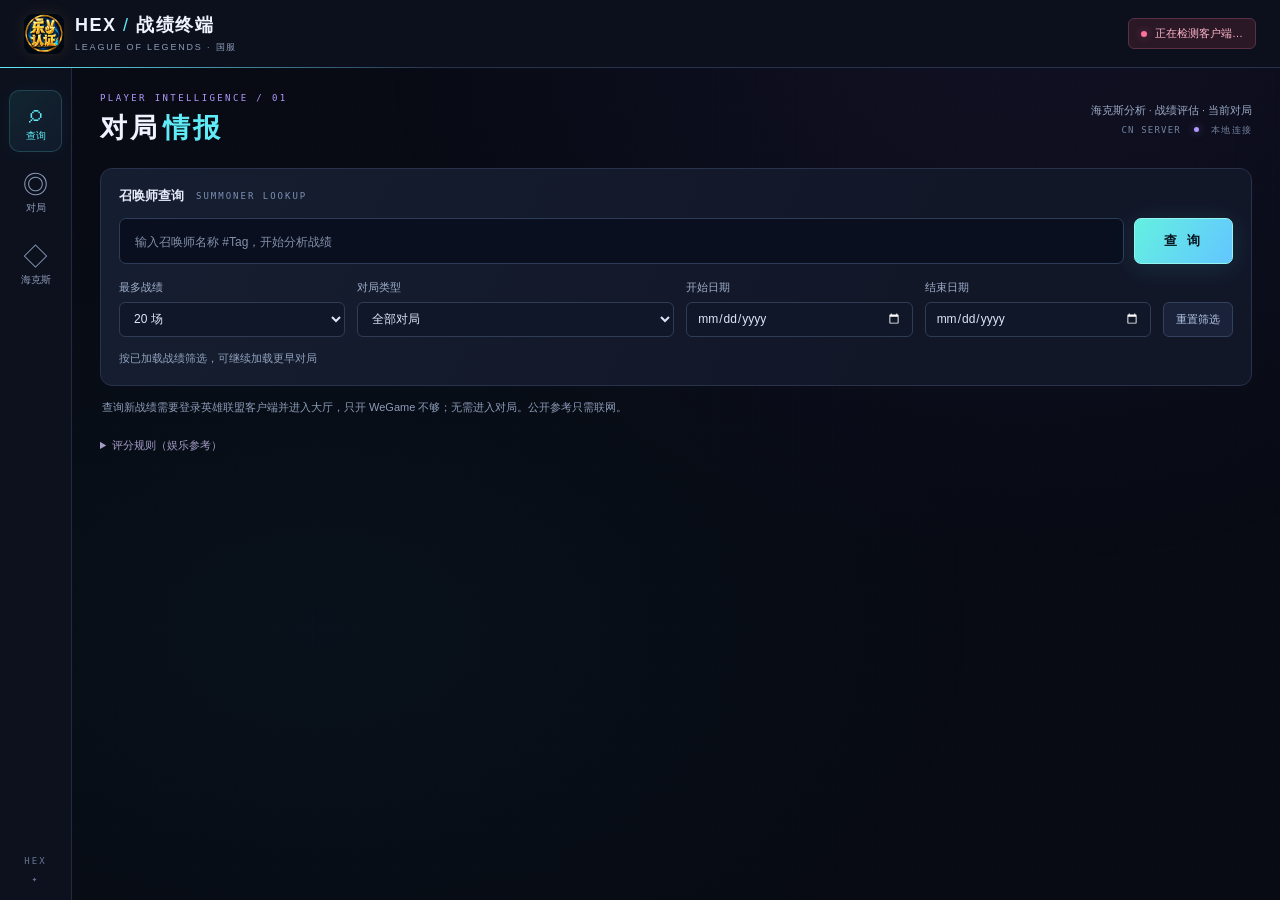
<file: app/ui/index.html>
<!DOCTYPE html>
<html lang="zh-CN">
<head>
<meta charset="utf-8">
<title>英雄联盟国服战绩查询</title>
<link rel="icon" href="app-icon.ico">
<link rel="stylesheet" href="style.css">
</head>
<body>
<header>
  <div class="logo"><img class="app-logo" src="app-icon.png" alt="乐✌认证"><div><b>HEX<span> / </span>战绩终端</b><small>LEAGUE OF LEGENDS · 国服</small></div></div>
  <div id="connBadge" class="badge offline">
    <span class="dot"></span><span id="connText">正在检测客户端…</span>
    <button id="retryBtn" class="mini" hidden>重试</button>
  </div>
</header>

<div class="app-shell">
<nav class="side-rail" aria-label="功能导航">
  <a href="#page-query" class="rail-link active" data-page="query" title="战绩查询"><span>⌕</span><small>查询</small></a>
  <a href="#page-game" class="rail-link" data-page="game" title="当前对局与优选海克斯"><span>◎</span><small>对局</small></a>
  <a href="#page-augment" class="rail-link" data-page="augment" title="海克斯分析"><span>◇</span><small>海克斯</small></a>
  <div class="rail-footer">HEX<br>✦<br><span id="buildTag" title="当前版本"></span></div>
</nav>
<main>
  <div class="page-heading"><div><p class="eyebrow">PLAYER INTELLIGENCE / 01</p><h1>对局<span>情报</span></h1></div><div class="heading-meta">海克斯分析 · 战绩评估 · 当前对局<span>CN SERVER <i></i> 本地连接</span></div></div>

  <section class="page" data-page="game" hidden>
    <details id="currentGame" class="current-game" open>
      <summary><span class="section-symbol">◎</span> 当前对局 <span id="currentState">正在检测…</span></summary>
      <div class="current-toolbar"><p id="currentNote"></p><button id="autoSendBtn" class="ghost">进入游戏自动发送：开</button><button id="sendReviewBtn" class="ghost" title="把本工具对队友近期战绩的快评发进选人/对局聊天">一键发送队友评价</button><button id="refreshCurrent" class="ghost">刷新对局</button></div>
      <div id="currentTeams" class="current-teams"></div>
    </details>
    <section id="augmentPrefs" class="augment-prefs">
      <div class="prefs-head">
        <b><span class="section-symbol">✦</span> 优选海克斯</b>
        <label>英雄 <select id="prefsChampion"><option value="0">请选择英雄</option></select></label>
        <label>添加 <input id="prefsSearch" type="search" placeholder="搜索海克斯名称或 ID" autocomplete="off"></label>
      </div>
      <p id="prefsNote" class="prefs-note"></p>
      <div id="prefsList" class="prefs-list"></div>
      <div id="prefsSuggest" class="prefs-suggest" hidden></div>
    </section>
  </section>

  <section class="page" data-page="query">
    <section id="searchWorkspace" class="query-panel">
      <div class="query-heading"><b>召唤师查询</b><span>SUMMONER LOOKUP</span></div>
      <section class="search-row">
        <input id="queryInput" placeholder="输入召唤师名称 #Tag，开始分析战绩" aria-label="玩家名称和 Tag" autocomplete="off">
        <button id="searchBtn" class="primary">查 询</button>
      </section>
      <section class="filter-row" aria-label="战绩筛选">
        <label>最多战绩 <select id="historyLimit">
          <option value="20">20 场</option>
          <option value="50">50 场</option>
          <option value="100">100 场</option>
          <option value="200">200 场</option>
          <option value="300">300 场</option>
          <option value="500">500 场</option>
        </select></label>
        <label>对局类型 <select id="queueFilter">
          <option value="all">全部对局</option>
          <option value="mayhem">海克斯大乱斗</option>
          <option value="aram">极地大乱斗</option>
          <option value="ranked-solo">排位（单双排）</option>
          <option value="ranked-flex">排位（灵活组排）</option>
          <option value="normal">匹配模式</option>
          <option value="arena">斗魂竞技场</option>
          <option value="urf">无限火力 / 无限乱斗</option>
          <option value="other">其他模式</option>
        </select></label>
        <label>开始日期 <input id="dateFrom" type="date"></label>
        <label>结束日期 <input id="dateTo" type="date"></label>
        <button id="resetFilters" class="ghost">重置筛选</button>
        <span id="filterHint" class="filter-hint">按已加载战绩筛选，可继续加载更早对局</span>
      </section>
    </section>
    <p class="connection-help">查询新战绩需要登录英雄联盟客户端并进入大厅，只开 WeGame 不够；无需进入对局。公开参考只需联网。</p>
    <section id="playerBar" class="player-bar" hidden></section>
    <section id="summaryCards" class="summary" hidden></section>
    <section id="damageSummary" class="damage-summary" hidden>
      <div><b>近期伤害评价</b> <span id="damageVerdict"></span><p id="damageProgress"></p></div>
      <button id="retryDamage" class="ghost" hidden>重试伤害核验</button>
    </section>
    <section id="listHead" class="list-head" hidden>
      <div id="listTitle" class="list-title">战绩</div>
      <div class="list-actions">
        <select id="matchSort" aria-label="战绩排序"><option value="date">最新对局在前</option><option value="score">评分从高到低</option></select>
        <button id="loadMoreBtn" class="ghost">加载更多</button>
        <button id="loadAllBtn" class="ghost">加载至所选上限</button>
        <button id="stopLoadBtn" class="ghost" hidden>停止加载</button>
        <button id="exportBtn" class="ghost">导出 CSV</button>
      </div>
    </section>
    <p id="historyProgress" class="filter-hint" role="status" hidden></p>
    <div id="loadingAll" class="loading-all" hidden>
      <span class="spinner" aria-hidden="true"></span>
      <div class="load-body"><b id="loadingText">正在加载战绩…</b>
        <div class="load-track"><i id="loadingFill"></i></div></div>
    </div>
    <section id="matchList" class="match-list"></section>
    <div id="emptyHint" class="empty" hidden>输入玩家 ID 开始查询</div>
    <details class="rating-rules"><summary>评分规则（娱乐参考）</summary><div id="ratingRules"></div></details>
  </section>

  <section class="page" data-page="augment" hidden>
    <details id="augmentAnalysis" class="analysis-panel" open>
      <summary><span class="section-symbol">◇</span> 海克斯分析 <span>胜率 · 强度参考 · 英雄适配</span></summary>
      <div class="analysis-controls">
        <label>数据 <select id="analysisSource">
          <option value="personal">个人战绩分析</option>
          <option value="public">公开强度 / 英雄适配</option>
        </select></label>
        <label>英雄 <select id="analysisChampion"><option value="0">全部英雄</option></select></label>
        <label>海克斯 <input id="analysisSearch" type="search" placeholder="搜索名称"></label>
        <button id="refreshReference" class="ghost" hidden>刷新公开参考</button>
      </div>
      <p id="analysisNote" class="analysis-note"></p>
      <div id="analysisBody" class="analysis-body"></div>
    </details>
  </section>

  <div id="toast" class="toast" role="status" hidden></div>
</main>
</div>

<div id="detailMask" class="detail-mask" role="dialog" aria-modal="true" aria-labelledby="detailTitle" hidden>
  <div class="detail-panel">
    <div class="detail-kicker">MATCH REPORT <span>对局档案</span></div>
    <div class="detail-head">
      <span id="detailTitle">对局详情</span>
      <select id="detailSort" aria-label="队伍内排序"><option value="default">队伍默认顺序</option><option value="score">队伍内评分从高到低</option></select>
      <button id="detailClose" class="ghost">关闭</button>
    </div>
    <div id="detailBody" class="detail-body">加载中…</div>
  </div>
</div>

<script src="current-game.js"></script>
<script src="ratings.js"></script>
<script src="damage.js"></script>
<script src="analysis.js"></script>
<script src="hero-analysis.js"></script>
<script src="recent-searches.js"></script>
<script src="augment-prefs.js"></script>
<script src="app.js"></script>
</body>
</html>
</file>
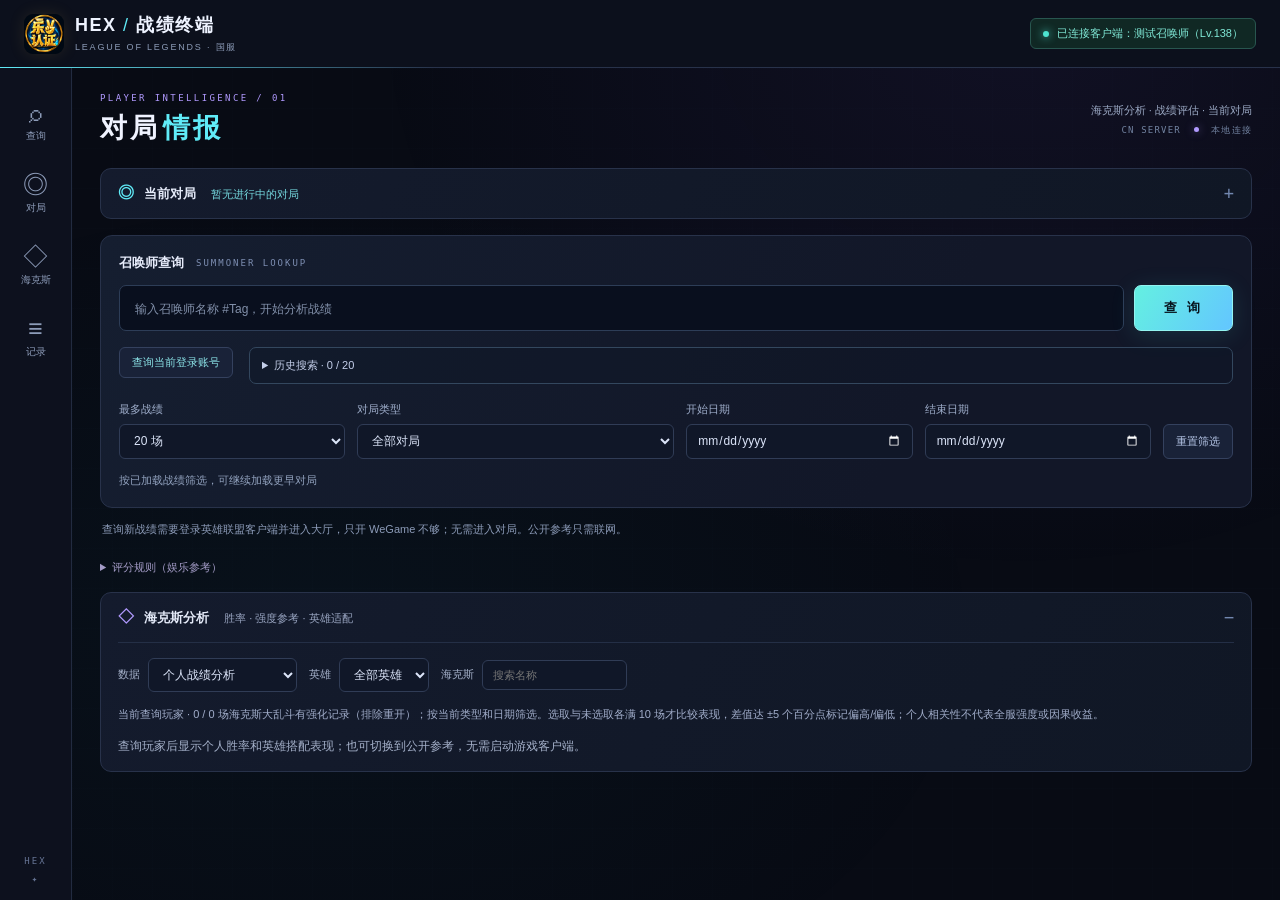
<file: test/mock.html>
<!DOCTYPE html>
<html lang="zh-CN">
<head>
<meta charset="utf-8">
<title>英雄联盟国服战绩查询</title>
<link rel="icon" href="../app/ui/app-icon.ico">
<link rel="stylesheet" href="../app/ui/style.css">
</head>
<body>
<header>
  <div class="logo"><img class="app-logo" src="../app/ui/app-icon.png" alt="乐✌认证"><div><b>HEX<span> / </span>战绩终端</b><small>LEAGUE OF LEGENDS · 国服</small></div></div>
  <div id="connBadge" class="badge offline">
    <span class="dot"></span><span id="connText">正在检测客户端…</span>
    <button id="retryBtn" class="mini" hidden>重试</button>
  </div>
</header>

<div class="app-shell">
<nav class="side-rail" aria-label="功能导航">
  <a href="#searchWorkspace" class="rail-link active" data-panel="searchWorkspace" title="战绩查询"><span>⌕</span><small>查询</small></a>
  <a href="#currentGame" class="rail-link" data-panel="currentGame" title="当前对局"><span>◎</span><small>对局</small></a>
  <a href="#augmentAnalysis" class="rail-link" data-panel="augmentAnalysis" title="海克斯分析"><span>◇</span><small>海克斯</small></a>
  <a href="#matchList" class="rail-link" data-panel="matchList" title="战绩列表"><span>≡</span><small>记录</small></a>
  <div class="rail-footer">HEX<br>✦</div>
</nav>
<main>
  <div class="page-heading"><div><p class="eyebrow">PLAYER INTELLIGENCE / 01</p><h1>对局<span>情报</span></h1></div><div class="heading-meta">海克斯分析 · 战绩评估 · 当前对局<span>CN SERVER <i></i> 本地连接</span></div></div>
  <details id="currentGame" class="current-game">
    <summary><span class="section-symbol">◎</span> 当前对局 <span id="currentState">正在检测…</span></summary>
      <div class="current-toolbar"><p id="currentNote"></p><button id="autoSendBtn" class="ghost">进入游戏自动发送：开</button><button id="sendReviewBtn" class="ghost">一键发送队友评价</button><button id="refreshCurrent" class="ghost">刷新对局</button></div>
    <div id="currentTeams" class="current-teams"></div>
  </details>
  <section id="searchWorkspace" class="query-panel">
  <div class="query-heading"><b>召唤师查询</b><span>SUMMONER LOOKUP</span></div>
  <section class="search-row">
    <input id="queryInput" placeholder="输入召唤师名称 #Tag，开始分析战绩" aria-label="玩家名称和 Tag" autocomplete="off">
    <button id="searchBtn" class="primary">查 询</button>
  </section>

  <section class="filter-row" aria-label="战绩筛选">
    <label>最多战绩 <select id="historyLimit">
      <option value="20">20 场</option>
      <option value="50">50 场</option>
      <option value="100">100 场</option>
      <option value="200">200 场</option>
      <option value="300">300 场</option>
      <option value="500">500 场</option>
    </select></label>
    <label>对局类型 <select id="queueFilter">
      <option value="all">全部对局</option>
      <option value="mayhem">海克斯大乱斗</option>
      <option value="aram">极地大乱斗</option>
      <option value="ranked-solo">排位（单双排）</option>
      <option value="ranked-flex">排位（灵活组排）</option>
      <option value="normal">匹配模式</option>
      <option value="arena">斗魂竞技场</option>
      <option value="urf">无限火力 / 无限乱斗</option>
      <option value="other">其他模式</option>
    </select></label>
    <label>开始日期 <input id="dateFrom" type="date"></label>
    <label>结束日期 <input id="dateTo" type="date"></label>
    <button id="resetFilters" class="ghost">重置筛选</button>
    <span id="filterHint" class="filter-hint">按已加载战绩筛选，可继续加载更早对局</span>
  </section>

  </section>
  <div id="toast" class="toast" role="status" hidden></div>
  <p class="connection-help">查询新战绩需要登录英雄联盟客户端并进入大厅，只开 WeGame 不够；无需进入对局。公开参考只需联网。</p>

  <section id="playerBar" class="player-bar" hidden></section>
  <section id="summaryCards" class="summary" hidden></section>
  <section id="damageSummary" class="damage-summary" hidden>
    <div><b>近期伤害评价</b> <span id="damageVerdict"></span><p id="damageProgress"></p></div>
    <button id="retryDamage" class="ghost" hidden>重试伤害核验</button>
  </section>
  <details class="rating-rules"><summary>评分规则（娱乐参考）</summary><div id="ratingRules"></div></details>

  <details id="augmentAnalysis" class="analysis-panel" open>
    <summary><span class="section-symbol">◇</span> 海克斯分析 <span>胜率 · 强度参考 · 英雄适配</span></summary>
    <div class="analysis-controls">
      <label>数据 <select id="analysisSource">
        <option value="personal">个人战绩分析</option>
        <option value="public">公开强度 / 英雄适配</option>
      </select></label>
      <label>英雄 <select id="analysisChampion"><option value="0">全部英雄</option></select></label>
      <label>海克斯 <input id="analysisSearch" type="search" placeholder="搜索名称"></label>
      <button id="refreshReference" class="ghost" hidden>刷新公开参考</button>
    </div>
    <p id="analysisNote" class="analysis-note"></p>
    <div id="analysisBody" class="analysis-body"></div>
  </details>

  <section id="listHead" class="list-head" hidden>
    <div id="listTitle" class="list-title">战绩</div>
    <div class="list-actions">
      <select id="matchSort" aria-label="战绩排序"><option value="date">最新对局在前</option><option value="score">评分从高到低</option></select>
      <button id="loadMoreBtn" class="ghost">加载更多</button>
      <button id="loadAllBtn" class="ghost">加载至所选上限</button>
      <button id="stopLoadBtn" class="ghost" hidden>停止加载</button>
      <button id="exportBtn" class="ghost">导出 CSV</button>
    </div>
  </section>

  <p id="historyProgress" class="filter-hint" role="status" hidden></p>
  <section id="matchList" class="match-list"></section>
  <div id="loadingAll" class="loading-all" hidden></div>
  <div id="emptyHint" class="empty" hidden>输入玩家 ID 开始查询</div>
</main>
</div>

<div id="detailMask" class="detail-mask" role="dialog" aria-modal="true" aria-labelledby="detailTitle" hidden>
  <div class="detail-panel">
    <div class="detail-kicker">MATCH REPORT <span>对局档案</span></div>
    <div class="detail-head">
      <span id="detailTitle">对局详情</span>
      <select id="detailSort" aria-label="队伍内排序"><option value="default">队伍默认顺序</option><option value="score">队伍内评分从高到低</option></select>
      <button id="detailClose" class="ghost">关闭</button>
    </div>
    <div id="detailBody" class="detail-body">加载中…</div>
  </div>
</div>

<script src="../app/ui/current-game.js"></script>
<script src="../app/ui/ratings.js"></script>
<script src="../app/ui/damage.js"></script>
<script src="../app/ui/analysis.js"></script>
<script src="../app/ui/hero-analysis.js"></script>
<script src="../app/ui/recent-searches.js"></script>
<script>
const mockAugments = [
  {id: 1007, name: '大力', rarity: 'kSilver', icon: 'https://raw.communitydragon.org/latest/plugins/rcp-be-lol-game-data/global/default/assets/ux/cherry/augments/icons/bluntforce_small.png'},
  {id: 1002, name: '尖端发明家', rarity: 'kGold', icon: 'https://raw.communitydragon.org/latest/plugins/rcp-be-lol-game-data/global/default/assets/ux/cherry/augments/icons/apexinventor_small.png'},
  {id: 1006, name: '利刃华尔兹', rarity: 'kPrismatic', icon: 'https://raw.communitydragon.org/latest/plugins/rcp-be-lol-game-data/global/default/assets/ux/cherry/augments/icons/bladewaltz_small.png'},
];
window.pywebview = { api: {
  get_status: async () => ({ok:true, connected:true, me:{name:'测试召唤师', level:138}}),
  search_player: async (q) => ({ok:true, summoner:{puuid:'abc', summonerId:'s1', name:q, friendStatus:'friend', tagLine:'CN1', level:245, iconId:0}}),
  get_search_history: async () => ({ok:true,players:[]}),
  remember_search: async () => ({ok:true,players:[]}),
  remove_search: async () => ({ok:true,players:[]}),
  get_current_game_status: async () => ({ok:true,active:false}),
  get_current_game: async () => ({ok:true,active:false,teams:[]}),
  notify_current_game: async () => ({ok:true}),
  close_game_notice: async () => ({ok:true}),
  notify_tray: async () => ({ok:true}),
  get_matches: async (puuid, beg, count=20) => {
    const heroes = [
      [1,'安妮·黑暗之女','Annie'],[412,'锤石·魂锁典狱长','Thresh'],[238,'亚索·疾风剑豪','Yasuo'],
      [99,'卢锡安·圣枪游侠','Lucian'],[86,'盖伦·德玛西亚之力','Garen']
    ];
    const modes = ['海克斯大乱斗','排位（单双排）','匹配模式','极地大乱斗'];
    const queues = [2400, 420, 430, 450];
    const games = [];
    for (let i = beg; i < Math.min(beg+count, 45); i++) {
      const h = heroes[i % heroes.length], w = i % 3 !== 1;
      games.push({gameId: 1000000+i, queueId: queues[i%4], mode: modes[i%4],
        augmentNames: i%4===0 ? mockAugments : [],
        creation: Date.now() - i*3600*1000*7, durationSec: 1200 + (i%5)*180, win: w, remake: i===7,
        championId: h[0], championName: h[1], avatar: 'https://game.gtimg.cn/images/lol/act/img/champion/' + h[2] + '.png',
        kills: 3+i%9, deaths: 2+i%6, assists: 5+i%12, cs: 150+i*7, gold: 9000+i*300, damage: 15000+i*900, level: 13+i%6});
    }
    games.forEach(g => {
      g.participantId = 1;
      g.ratingParticipants = Array.from({length:10},(_,j)=>({participantId:j+1, teamId:j<5?100:200,
        kills:j===0?g.kills:1,deaths:j===0?g.deaths:5,assists:j===0?g.assists:1,win:j<5?g.win:!g.win}));
    });
    return {ok:true, games, hasMore: beg+count < 45};
  },
  get_damage_evaluations: async (puuid, ids) => ({ok:true, results:ids.map(id=>({gameId:id,
    evaluation:{status:'ok',isTop:(id-1000000)%4===0,rank:(id-1000000)%4===0?1:5,maxDamage:40000,damage:20000,teamShare:30,tied:false,players:10}}))}),
  get_game_detail: async (id) => {
    const mayhem = (id - 1000000) % 4 === 0;
    const myTeam = [['安妮·黑暗之女','Annie'],['亚索·疾风剑豪','Yasuo'],['卢锡安·圣枪游侠','Lucian'],['盖伦·德玛西亚之力','Garen'],['锤石·魂锁典狱长','Thresh']];
    const foeTeam = [['亚托克斯·暗裔剑魔','Aatrox'],['艾翁·铸星龙王','Ivern'],['劫·影流之主','Zed'],['厄运小姐·赏金猎人','MissFortune'],['索拉卡·众星之子','Soraka']];
    const mk = (arr, win, tag) => ({teamId: win?100:200, players: arr.map((h,i)=>({
      participantId: i+(win?1:6), name: tag+i, friendStatus: i===0?'friend':i===1?'self':i===2?'unknown':'not_friend', tagLine: 'CN1', championId: 1, championName: h[0],
      augments: mayhem ? mockAugments : [],
      avatar: 'https://game.gtimg.cn/images/lol/act/img/champion/'+h[1]+'.png',
      kills: 8-i, deaths: 4, assists: 10, cs: 200+i*20, gold: 11000, damage: 22000, level: 16,
      items:[3089,3020,3157,3165,3135,3340],
      itemIcons:[3089,3020,3157,3165,3135,3340].map(x=>'https://game.gtimg.cn/images/lol/act/img/item/'+x+'.png'),
      win: win}))});
    const teams=[mk(myTeam, true, '队友'), mk(foeTeam, false, '对手')];
    return {ok:true, game:{ratingParticipants:teams.flatMap(t=>t.players.map(p=>({...p,teamId:t.teamId}))), gameId:id, mode:mayhem?'海克斯大乱斗':'排位（单双排）', creation: Date.now()-7200000, durationSec: 1836,
      teams}};
  },
  get_champion_map: async () => ({ok:true, count:2, champions:[{id:266,name:'暗裔剑魔·亚托克斯'},{id:103,name:'九尾妖狐·阿狸'}]}),
  get_augment_reference: async (id) => ({ok:true, data:{source:'ARAMGG', sourceUrl:'https://aramgg.com/en/augments',
    patch:'26.17', scope:'演示数据，仅用于界面测试', championId:id, minimumSample:id?255:null,
    fetchedAt:'2026-09-09T00:00:00Z', rows:mockAugments.map(a=>({id:a.id,augment:a,winRate:52.31,tier:'T2',sampleSize:id?1000:null}))}}),
}};
</script>
<script src="../app/ui/app.js"></script>
</body>
</html>
</file>
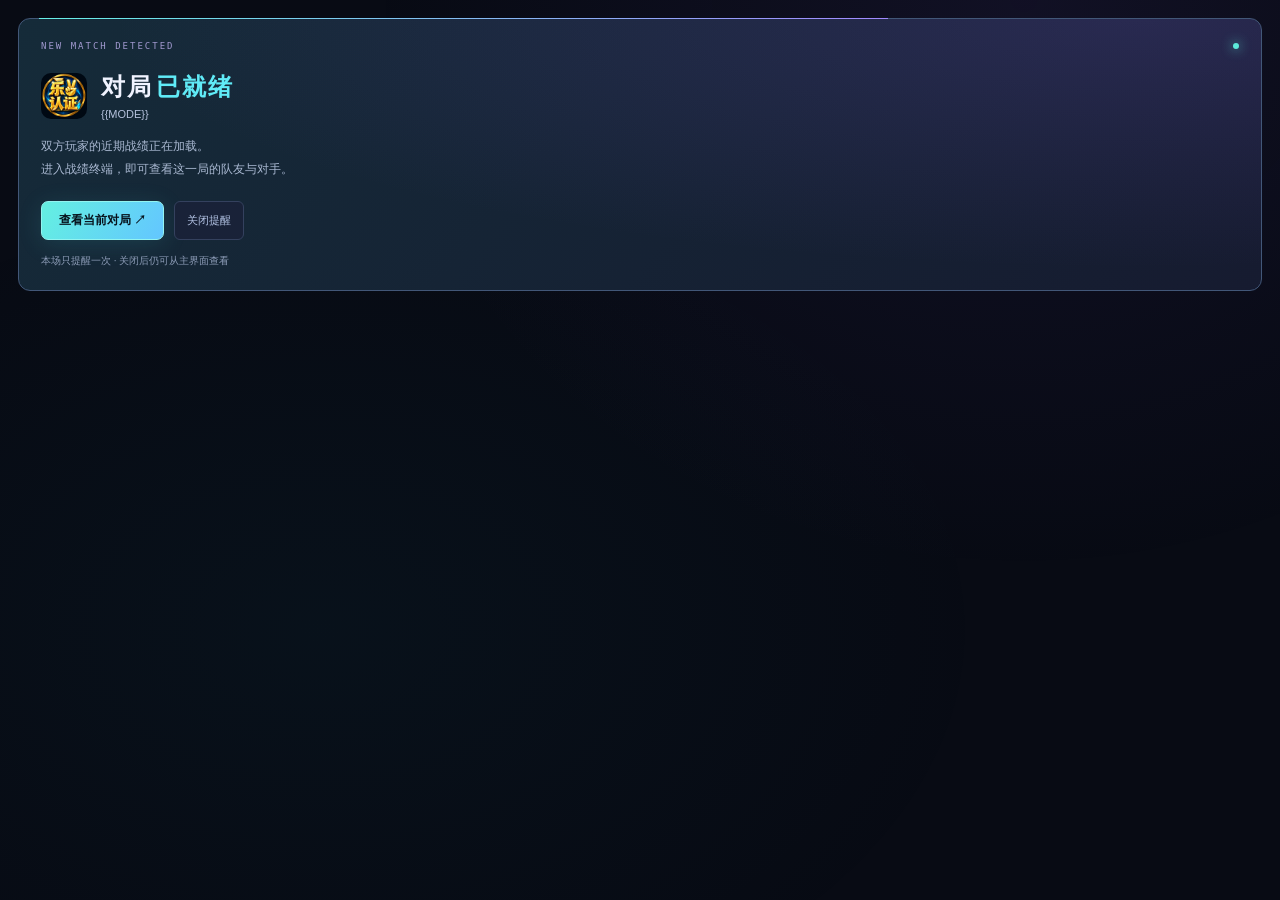
<file: app/ui/notice.html>
<!DOCTYPE html>
<html lang="zh-CN"><head><meta charset="utf-8"><link rel="stylesheet" href="style.css"><title>当前对局提醒</title></head>
<body class="notice-page">
<div class="notice-shell">
  <div class="notice-top"><span>NEW MATCH DETECTED</span><span class="notice-dot"></span></div>
  <div class="notice-title"><img src="app-icon.png" alt="乐✌认证"><div><h1>对局<span>已就绪</span></h1><b id="noticeMode">{{MODE}}</b></div></div>
  <p class="notice-copy">双方玩家的近期战绩正在加载。<br>进入战绩终端，即可查看这一局的队友与对手。</p>
  <div class="notice-actions"><button class="primary" onclick="pywebview.api.show_current_game()">查看当前对局 ↗</button><button class="ghost" onclick="pywebview.api.close_game_notice()">关闭提醒</button></div>
  <p class="notice-foot">本场只提醒一次 · 关闭后仍可从主界面查看</p>
</div>
</body></html>
</file>
<file: app/ui/style.css>
/* HEX terminal: shared visual system for every application surface. */
:root {
  color-scheme: dark;
  --bg: #080b14; --panel: #111727; --panel2: #171f33; --line: #28324a;
  --gold: #60ebf7; --gold-bright: #f1f5ff; --cyan: #60ebf7; --purple: #b19aff;
  --text: #a5b1ca; --text-bright: #eef3ff; --muted: #8c9bb7;
  --win: #4de4d0; --lose: #ff719b; --kda-high: #baadff;
}
* { box-sizing: border-box; margin: 0; padding: 0; }
[hidden] { display: none !important; }
body { background: var(--bg); color: var(--text); font: 13px "Segoe UI", "Microsoft YaHei", sans-serif; height: 100vh; overflow: hidden; display: flex; flex-direction: column; }
body::before { content: ""; position: fixed; inset: 0; pointer-events: none; background: radial-gradient(ellipse at 80% 0, #6d45c518, transparent 45%), radial-gradient(ellipse at 25% 70%, #1bb8c50a, transparent 50%); }
button, input, select { font: inherit; }
button, a, input, select, summary { -webkit-tap-highlight-color: transparent; }
button, a { transition: background .18s, border-color .18s, box-shadow .18s, transform .18s; }
:focus-visible { outline: 2px solid var(--cyan); outline-offset: 3px; }
a { color: var(--cyan); }
header { position: relative; z-index: 2; display: flex; align-items: center; justify-content: space-between; gap: 20px; padding: 13px 24px; background: #0c101c; border-bottom: 1px solid var(--line); flex: none; }
header::after { content: ""; position: absolute; bottom: -1px; left: 0; width: 34%; height: 1px; background: linear-gradient(90deg, var(--cyan), #9173ff00); }
.logo { display: flex; align-items: center; gap: 11px; color: var(--text-bright); }
.logo b { font-size: 18px; letter-spacing: 1.5px; }
.logo b span { color: var(--cyan); font-weight: 400; }
.logo small { display: block; margin-top: 4px; font-size: 9px; color: var(--muted); letter-spacing: 1.8px; }
.app-logo { width: 40px; height: 40px; object-fit: contain; border-radius: 9px; box-shadow: 0 0 16px #cda84320; }
.badge { display: flex; align-items: center; gap: 8px; padding: 7px 12px; border-radius: 6px; font-size: 11px; border: 1px solid var(--line); background: #151b2a; }
.badge .dot { width: 6px; height: 6px; border-radius: 50%; flex: none; background: var(--muted); }
.badge.online { color: #80e9d7; border-color: #28564f; background: #102824; }
.badge.online .dot { background: var(--win); box-shadow: 0 0 8px var(--win); }
.badge.offline { color: #ffb3c8; border-color: #593044; background: #2a1826; }
.badge.offline .dot { background: var(--lose); box-shadow: 0 0 8px #ff719b66; }
.app-shell { position: relative; display: flex; flex: 1; min-height: 0; }
.side-rail { flex: 0 0 72px; padding: 22px 9px 12px; border-right: 1px solid #222b40; background: #0d111e; display: flex; flex-direction: column; align-items: stretch; gap: 10px; }
.rail-link { text-decoration: none; color: #8d9cb9; border: 1px solid transparent; border-radius: 10px; text-align: center; padding: 8px 0; }
.rail-link span { display: block; font: 25px "Segoe UI",sans-serif; line-height: 27px; }
.rail-link small { display: block; font-size: 10px; margin-top: 3px; }
.rail-link.active { color: var(--cyan); background: linear-gradient(135deg,#19434c66,#192c4555); border-color: #32717b77; box-shadow: 0 0 18px #51dce00a; }
.rail-link:hover { color: #fff; background: #192138; }
.rail-footer { margin-top: auto; text-align: center; color: #667494; font: 9px/2 monospace; letter-spacing: 2px; }
main { flex: 1; min-width: 0; overflow-y: auto; padding: 24px 28px 36px; scroll-behavior: smooth; background-image: linear-gradient(#6680a604 1px, transparent 1px),linear-gradient(90deg,#6680a604 1px,transparent 1px); background-size: 40px 40px; }
.page-heading { display: flex; align-items: center; justify-content: space-between; margin-bottom: 22px; gap: 16px; }
.eyebrow { font: 9px/1.5 Consolas, monospace; letter-spacing: 2.4px; color: var(--purple); margin-bottom: 5px; }
h1 { color: #f0f3ff; font-size: 27px; letter-spacing: 3px; line-height: 1.3; font-weight: 650; }
h1 span { color: var(--cyan); margin-left: 3px; }
.heading-meta { text-align: right; font-size: 11px; color: #9ba9c4; line-height: 2; }
.heading-meta > span { display: block; font: 9px/2 Consolas,monospace; letter-spacing: 1.2px; color: #7283a1; }
.heading-meta i { display: inline-block; height: 5px; width: 5px; border-radius: 50%; background: var(--purple); margin: 0 6px 1px; box-shadow: 0 0 8px #b19aff80; }
.query-panel { padding: 18px; border: 1px solid var(--line); background: linear-gradient(115deg,#151e30,#121728 70%); border-radius: 12px; margin-bottom: 12px; position: relative; }
.query-heading { display: flex; align-items: center; gap: 12px; margin-bottom: 13px; }
.query-heading b { color: #e7ecfb; font-size: 13px; }
.query-heading span { font: 9px Consolas,monospace; letter-spacing: 2px; color: #7e8fb3; }
.search-row { display: flex; gap: 10px; margin-bottom: 16px; }
#queryInput { min-width: 0; flex: 1; height: 46px; padding: 12px 15px; font-size: 14px; background: #090f1e; border: 1px solid #2d3d57; border-radius: 7px; color: #f3f6ff; transition: border-color .18s,box-shadow .18s; }
#queryInput::placeholder { color: #8290aa; font-size: 12px; }
#queryInput:focus { outline: none; border-color: #59d8ea; box-shadow: 0 0 0 3px #59d8ea12; }
button { cursor: pointer; }
button.primary { color: #07131d; background: linear-gradient(120deg,#64f0e1,#63c6ff); border: 1px solid #93f4f0; border-radius: 7px; padding: 10px 29px; font-weight: 750; letter-spacing: 3px; box-shadow: 0 4px 24px #47dfea20; }
button.primary:hover:not(:disabled) { filter: brightness(1.08); box-shadow: 0 0 26px #47dfea35; }
button.ghost, .copy-id { padding: 7px 12px; color: #b5c5e6; background: #192238; border: 1px solid #34415e; border-radius: 6px; font-size: 11px; }
button.ghost:hover:not(:disabled), .copy-id:hover:not(:disabled) { color: #82f1f5; background: #1b3545; border-color: #438290; }
button:disabled { opacity: .4; cursor: not-allowed; }
button.mini { padding: 2px 8px; color: #ffbbd0; background: #4a2435; border: 1px solid #79465b; border-radius: 4px; font-size: 11px; }
input, select { color-scheme: dark; background: #101728; color: #dce5f9; border: 1px solid #303c56; border-radius: 6px; padding: 8px 10px; }
select { cursor: pointer; }
select option { background: #151e31; color: #ecf1fc; }
.filter-row { display: flex; align-items: end; flex-wrap: wrap; gap: 12px; }
.filter-row label { display: flex; flex-direction: column; gap: 7px; color: #9faecb; font-size: 11px; flex: 1; min-width: 90px; }
.filter-row label:nth-child(2) { flex: 1.4; }
.filter-row input, .filter-row select { width: 100%; font-size: 12px; height: 35px; }
.filter-row > button { height: 35px; }
.filter-hint { flex-basis: 100%; color: #91a1bd; font-size: 11px; line-height: 1.7; }
.connection-help { font-size: 11px; line-height: 1.7; color: #8c9bb8; margin: 0 2px 18px; }
.toast { position: sticky; top: 0; z-index: 50; padding: 12px 16px; border: 1px solid #8d4466; border-left: 3px solid #ff80b0; border-radius: 8px; background: #301b30f5; box-shadow: 0 10px 35px #0006; color: #ffd0e1; font-size: 12px; line-height: 1.6; margin-bottom: 12px; }
.player-bar { display: flex; align-items: center; gap: 15px; padding: 18px; margin-bottom: 12px; border: 1px solid #3d3b5e; border-radius: 12px; background: radial-gradient(ellipse at 90% 50%,#714cca22,transparent 70%),linear-gradient(100deg,#1c2239,#141b2c); position: relative; }
.player-bar::after { content: "PLAYER PROFILE"; margin-left: auto; color: #897aa6; letter-spacing: 2px; font: 9px Consolas,monospace; }
.player-bar .avatar { width: 52px; height: 52px; border-radius: 12px; flex: none; background: linear-gradient(135deg,#283c61,#29213f); border: 1px solid #7a6fb0; color: #eee7ff; display: grid; place-items: center; font-size: 24px; overflow: hidden; box-shadow: 0 0 22px #a289ff12; }
.player-bar .avatar img { width: 100%; height: 100%; object-fit: cover; }
.player-bar .name { color: #f0f4ff; font-size: 18px; font-weight: 650; letter-spacing: .3px; }
.player-bar .sub { font-size: 11px; color: #9da9c1; margin-top: 5px; }
.player-rating { display: flex; align-items: center; gap: 8px; flex-wrap: wrap; font-size: 11px; margin-top: 8px; }
.summary { display: grid; grid-template-columns: repeat(3,minmax(0,1fr)) minmax(215px,1.5fr); gap: 12px; margin-bottom: 14px; }
.stat-card { position: relative; overflow: hidden; background: linear-gradient(135deg,#182136,#12192a); border: 1px solid var(--line); border-radius: 10px; padding: 15px; }
.stat-card::before { content: ""; position: absolute; top: 0; left: 15px; right: 35%; height: 1px; background: linear-gradient(90deg,#67eff3aa,transparent); }
.stat-card:nth-child(3)::before { background: linear-gradient(90deg,#af91ffaa,transparent); }
.stat-card .label { color: #a0afca; font-size: 11px; margin-bottom: 9px; }
.stat-card .value { color: #eff6ff; font: 700 29px/1.2 Consolas,"Segoe UI",sans-serif; letter-spacing: -.8px; }
.stat-card .value .unit { font: 11px "Segoe UI",sans-serif; color: #98a6c0; margin-left: 4px; }
.stat-card .sublabel { color: #8d9ebc; font: 10px/1.6 Consolas,monospace; margin-top: 8px; }
.stat-card .champ-row { display: grid; grid-template-columns: repeat(2,minmax(0,1fr)); gap: 7px; }
.champ-chip { display: flex; align-items: center; gap: 5px; font-size: 10px; min-width: 0; }
.champ-chip img { width: 22px; height: 22px; border-radius: 5px; }
.champ-chip b { font-weight: normal; color: #d2dcef; }
.champ-chip .cname { flex: 1; min-width: 0; overflow: hidden; white-space: nowrap; text-overflow: ellipsis; }
.champ-chip .wr { color: #98a9c7; font-size: 9px; }
.wr-good { color: var(--win) !important; }.wr-bad { color: var(--lose) !important; }
.damage-summary { display: flex; align-items: center; justify-content: space-between; gap: 12px; border: 1px solid #25484c; border-radius: 9px; background: linear-gradient(100deg,#112629,#111b2b); padding: 13px 16px; margin-bottom: 12px; }
.damage-summary b { color: #bce8e8; margin-right: 12px; font-size: 12px; }
#damageVerdict { color: #9aeee6; font-size: 12px; }
.damage-summary p { font-size: 11px; color: #9bb6c5; line-height: 1.7; margin-top: 6px; }
.damage-summary button { flex: none; }
.damage-badge { display: inline-block; font-size: 10px; white-space: nowrap; color: #96a4bf; margin-top: 5px; }.damage-top { color: var(--win); }
.rating-rules { margin-bottom: 14px; font-size: 11px; color: #a5b1ca; }
.rating-rules summary { color: #a49cc7; cursor: pointer; padding: 3px 0; }
#ratingRules { padding: 12px 15px; line-height: 1.9; margin-top: 6px; background: #161a2b; border: 1px solid #37324f; border-radius: 8px; }
.analysis-panel, .current-game { margin-bottom: 16px; border: 1px solid var(--line); border-radius: 11px; background: linear-gradient(120deg,#141b2d,#101725); overflow: hidden; }
.analysis-panel > summary, .current-game > summary { padding: 14px 17px; list-style: none; cursor: pointer; font-weight: 650; color: #e4eaf8; }
.analysis-panel > summary::after, .current-game > summary::after { content: "+"; float: right; font: 17px Consolas,monospace; color: #7287af; }
.analysis-panel[open] > summary::after, .current-game[open] > summary::after { content: "−"; }
.section-symbol { color: var(--purple) !important; font-size: 16px !important; margin: 0 6px 0 0 !important; }
.current-game .section-symbol { color: var(--cyan) !important; }
.analysis-panel summary span:not(.section-symbol), #currentState { color: #9ba7c3; font-size: 11px; font-weight: normal; margin-left: 12px; }
#currentState { color: #75d9df; }
.analysis-controls { display: flex; flex-wrap: wrap; align-items: center; gap: 12px; margin: 0 17px; padding-top: 15px; border-top: 1px solid #242f46; }
.analysis-controls label { display: flex; align-items: center; gap: 8px; font-size: 11px; }
.analysis-controls select { max-width: 220px; font-size: 12px; }.analysis-controls input { width: 145px; }
.analysis-note { margin: 13px 17px; font-size: 11px; line-height: 1.8; color: #a1adca; }
.analysis-body { max-height: 340px; overflow: auto; margin: 0 17px 16px; font-size: 12px; }
.analysis-table { width: 100%; border-collapse: collapse; }
.analysis-table th { position: sticky; top: 0; background: #22263c; color: #bdb6e3; z-index: 1; text-align: left; font-size: 10px; font-weight: 500; }
.analysis-table th, .analysis-table td { padding: 10px; border-bottom: 1px solid #293149; }
.analysis-table tbody tr:hover { background: #7483bb0b; }
.analysis-table th, .analysis-table td:nth-child(2), .analysis-table td:nth-child(3) { white-space: nowrap; }
.analysis-table .aug-chips { margin: 0; }.analysis-rate { color: #7aeee7; font-weight: 600; }.analysis-pair { margin: 4px 0; line-height: 1.7; }
.reference-tier { display: inline-block; padding: 3px 9px; color: #a4c7e2; border: 1px solid #3e5773; border-radius: 4px; font: 12px Consolas,monospace; background: #1c2b42; }
.tier-T1 { color: #e2c1ff; border-color: #8960ac; background: #402952; }.tier-T2 { color: #f7d993; border-color: #746442; background: #332b21; }.reference-stale { color: #ecc887; }
.list-head { display: flex; align-items: center; justify-content: space-between; flex-wrap: wrap; gap: 12px; margin: 20px 0 8px; }
.list-title { color: #c1cce0; font-size: 12px; }.list-actions { display: flex; align-items: center; flex-wrap: wrap; gap: 7px; }
#matchSort, #detailSort { font-size: 11px; padding: 7px; }
#historyProgress { margin-bottom: 13px; }
.match-list { display: flex; flex-direction: column; gap: 10px; }
.match-card { display: flex; align-items: center; gap: 13px; padding: 16px 13px; border: 1px solid #2a354c; border-radius: 10px; background: linear-gradient(105deg,#18293a,#121a2b 50%); cursor: pointer; transition: border-color .18s, background .18s; }
.match-card.win { border-left: 3px solid #4bcfca; }.match-card.lose { border-left: 3px solid #e775a3; background: linear-gradient(105deg,#2c2035,#171a2b 50%); }
.match-card:hover { border-color: #7188ae; background-color: #213049; box-shadow: 0 4px 18px #0003; }
.mc-champ { position: relative; width: 48px; height: 48px; flex: none; }
.mc-champ img, .mc-champ .ph { width: 100%; height: 100%; border-radius: 8px; object-fit: cover; border: 1px solid #506885; }
.mc-champ .ph { display: grid; place-items: center; color: #a8d6ef; background: #213751; font-size: 20px; }
.mc-champ .lvl { position: absolute; bottom: -5px; right: -3px; background: #152035; color: #c9d9f3; border: 1px solid #4e6788; border-radius: 4px; padding: 1px 4px; font: 10px Consolas,monospace; }
.mc-main { flex: 1; min-width: 0; }.mc-main .cname { color: #eff3fd; font-size: 14px; font-weight: 650; }.mc-main .meta { font-size: 10px; color: #92a2be; margin-top: 6px; }.mc-main .meta time { color: #a1afc8; }
.win-word { color: var(--win); }.lose-word { color: var(--lose); }
.mc-kda { width: 108px; flex: none; text-align: center; }.mc-kda .nums { font: 600 16px Consolas,"Segoe UI",sans-serif; color: #e9f1ff; }.d { color: #ff8aad; }.mc-kda .ratio { font-size: 10px; color: #a2b0c8; margin-top: 6px; }.kda-good { color: #c0a8ff !important; }
.mc-stats { display: flex; flex: none; gap: 13px; }.mc-stat { min-width: 43px; text-align: center; }.mc-stat .v { font: 14px Consolas,monospace; color: #dee9ff; }.mc-stat .k { color: #97a6c1; font-size: 10px; margin-top: 5px; }
.mc-right { flex: none; text-align: right; min-width: 95px; }.mc-right .dur { font: 11px Consolas,monospace; color: #aab9d2; }.mc-right .mode { font-size: 10px; color: #9aacc8; margin-top: 5px; }.mc-right .arrow { color: #6c83a7; margin-left: 4px; }.mc-right .rating-badge { margin-top: 8px; }
.aug-chips { display: flex; flex-wrap: wrap; gap: 4px; margin-top: 8px; }.aug-chip { display: inline-flex; align-items: center; gap: 5px; font-size: 10px; line-height: 1.4; padding: 3px 6px; border: 1px solid #60543e; border-radius: 5px; color: #edcf95; background: #2e281f; white-space: normal; }
.aug-chip img, .aug-placeholder { width: 22px; height: 22px; object-fit: contain; flex: none; }.aug-placeholder { text-align: center; line-height: 22px; font-size: 18px; }
.aug-chip.kSilver { color: #c8dcf1; border-color: #50617a; background: #26334a; }.aug-chip.kGold { color: #f7d792; border-color: #77643c; background: #312b22; }.aug-chip.kPrismatic { color: #e1c8ff; border-color: #795d9f; background: #342747; }.aug-empty { color: #9ca9c2; font-size: 11px; margin-top: 7px; }
.rating-badge { display: inline-block; padding: 3px 6px; border: 1px solid #455574; border-radius: 4px; font-size: 11px; white-space: nowrap; color: #b6c5df; background: #1c2940; }
.rating-0 { color: #ffe296; border-color: #a38c48; background: #44371e; box-shadow: 0 0 12px #ffd56e0c; }.rating-1 { color: #e1c5ff; border-color: #8664a9; background: #3a284e; }.rating-2 { color: #8eede3; border-color: #377971; background: #1c383b; }.rating-3 { color: #acd6ff; border-color: #496d9b; }.rating-4 { color: #f1a1b9; border-color: #82435f; background: #3a2335; }
.friend-badge { display: inline-block; padding: 1px 5px; font-size: 10px; line-height: 1.6; white-space: nowrap; border: 1px solid #45516c; border-radius: 4px; color: #a7b4cf; background: #172137; }.friend-friend { color: #88e7d6; border-color: #367c70; background: #163832; }.friend-self { color: #d4b5fc; border-color: #7b5b9d; background: #342547; }.friend-unknown { color: #b1a6c2; }
.remake-tag { font-size: 10px; padding: 1px 4px; margin-left: 5px; color: #ead097; border: 1px solid #746141; border-radius: 4px; }
.empty { text-align: center; font-size: 13px; line-height: 2; color: #a2b0ca; padding: 45px 12px; border: 1px dashed #35405b; border-radius: 12px; margin-top: 16px; background: linear-gradient(120deg,#14233755,#211b3555); }
.loading-all { display: flex; align-items: center; gap: 12px; margin-bottom: 12px; padding: 12px 14px; color: var(--cyan); border: 1px solid #2b4a55; border-radius: 10px; background: linear-gradient(100deg,#13263080,#101725); }
.loading-all b { font-size: 12px; font-weight: 600; color: #cfe9ee; }
.load-body { flex: 1; min-width: 0; }
.load-track { position: relative; height: 5px; margin-top: 8px; border-radius: 4px; background: #1d2a3d; overflow: hidden; }
.load-track i { position: relative; display: block; width: 0; height: 100%; border-radius: 4px; background: linear-gradient(90deg,#2fb6c4,#7ee6d6); transition: width .25s ease-out; overflow: hidden; }
/* 加载中的流光：进度条上扫过一道高光，让小进度也看得出在动（查询页与英雄弹窗共用）。 */
.load-track i::after { content: ""; position: absolute; top: 0; bottom: 0; left: 0; width: 55%; background: linear-gradient(100deg,#ffffff00,#ffffff70 50%,#ffffff00); transform: translateX(-120%); animation: load-shimmer 1.15s linear infinite; }
@keyframes load-shimmer { to { transform: translateX(330%); } }
.spinner { flex: none; width: 16px; height: 16px; border: 2px solid #2c4b57; border-top-color: var(--cyan); border-radius: 50%; animation: spin .8s linear infinite; }
@keyframes spin { to { transform: rotate(360deg); } }
.match-card.fresh { animation: mc-in .18s ease-out; }
@keyframes mc-in { from { opacity: 0; transform: translateY(-4px); } to { opacity: 1; transform: none; } }
.current-toolbar { display: flex; align-items: center; gap: 12px; padding: 0 16px 14px; }.current-toolbar button { flex: none; }#currentNote { flex: 1; font-size: 11px; line-height: 1.8; color: #a2b3ca; }
.current-teams { display: grid; grid-template-columns: 1fr 1fr; gap: 14px; padding: 0 14px 14px; }.current-team { min-width: 0; border: 1px solid #25424d; background: #10233044; border-radius: 9px; padding: 5px 10px; }.current-team:nth-child(2) { border-color: #433556; background: #281d3344; }
.current-team h3 { color: #83e1e0; font-size: 12px; padding: 10px 4px; letter-spacing: 2px; }.current-team:nth-child(2) h3 { color: #d4adfb; }
.current-player { display: flex; gap: 10px; padding: 13px 2px; border-top: 1px solid #2b3b50; }.current-team:nth-child(2) .current-player { border-color: #3b2e4b; }.current-avatar { height: 39px; width: 39px; flex: none; display: grid; place-items: center; background: #253550; color: #a1d9e6; overflow: hidden; border: 1px solid #415778; border-radius: 8px; }.current-avatar img { width: 100%; height: 100%; object-fit: cover; }
.current-info { flex: 1; min-width: 0; font-size: 10px; line-height: 1.8; color: #99b0ca; }.current-name { font-size: 12px; color: #e5ecfa; overflow-wrap: anywhere; }.current-stats { font-size: 11px; color: #a9dedc; margin: 5px 0; }.current-team:nth-child(2) .current-stats { color: #cdb9e7; }.current-actions { display: flex; gap: 7px; margin-top: 7px; }.current-actions button { padding: 4px 8px; font-size: 10px; }
.detail-mask { position: fixed; inset: 0; display: flex; align-items: center; justify-content: center; z-index: 100; background: #030611ce; backdrop-filter: blur(10px); }
.detail-panel { width: min(1080px,96vw); max-height: 92vh; overflow-y: auto; border: 1px solid #6f6791; border-radius: 15px; padding: 23px; background: radial-gradient(ellipse at 90% 0,#795ed51c,transparent 65%),#111827; box-shadow: 0 0 70px #735bb71c,0 25px 100px #0009; }
.detail-kicker { display: flex; align-items: center; justify-content: space-between; color: #bfa4ef; font: 10px Consolas,monospace; letter-spacing: 2px; margin-bottom: 13px; }.detail-kicker span { color: #91a4c4; font: 10px "Segoe UI",sans-serif; letter-spacing: 1px; }
.detail-head { display: flex; gap: 10px; flex-wrap: wrap; align-items: center; color: #e4efff; font-size: 15px; margin-bottom: 15px; padding-bottom: 16px; border-bottom: 1px solid #3a3555; }#detailSort { margin-left: auto; }
.detail-body { overflow-x: auto; }.detail-friend-note { font-size: 11px; color: #a7b3cd; line-height: 1.8; margin-bottom: 15px; }.detail-team-title { margin: 18px 0 10px; padding: 10px 12px; background: #203044; color: #cfdbef; border-radius: 5px; border-left: 2px solid #83e6df; font-size: 12px; letter-spacing: 1px; }.detail-team-title.win { color: #8ee5d7; background: #183232; }.detail-team-title.lose { color: #f5b0ce; background: #35243a; border-color: #e38ab5; }
.dtable { width: 100%; border-collapse: collapse; }.dtable td { border-top: 1px solid #2b3550; padding: 10px 7px; font-size: 11px; }.dtable td:nth-child(n+2) { white-space: nowrap; }.dtable tr.me { background: #9c7bfb0b; }.dtable .dchamp { display: flex; flex-wrap: wrap; align-items: center; gap: 7px; }.dtable .dchamp img { width: 32px; height: 32px; object-fit: cover; border-radius: 7px; }.dtable .dchamp span { color: #dce8fa; }.dtable .dchamp .pname { max-width: 145px; color: #a7b7d1; white-space: nowrap; overflow: hidden; text-overflow: ellipsis; font-size: 11px; }.dtable .items { display: flex; gap: 3px; }.dtable .items img { width: 21px; height: 21px; background: #26334c; border-radius: 4px; }.dtable .dkda b { color: #eaf0fc; }.detail-rating { margin-top: 7px; }.detail-rating .rating-badge { font-size: 10px; }.dtable td.daug { padding: 0 7px 12px 46px; white-space: normal; border-top: none; }.copy-id { padding: 3px 6px; color: #8ce4e8; font-size: 10px; }
/* ---------- 页面切换与优选海克斯 ---------- */
.page[hidden] { display: none !important; }
.augment-prefs { margin-bottom: 16px; padding: 14px 17px; border: 1px solid var(--line); border-radius: 11px; background: linear-gradient(120deg,#141b2d,#101725); }
.prefs-head { display: flex; flex-wrap: wrap; align-items: center; gap: 12px; }
.prefs-head b { color: #e4eaf8; font-weight: 650; }
.prefs-head label { font-size: 11px; color: #9ba7c3; }
.prefs-head select, .prefs-head input { font-size: 12px; }
.prefs-head input { min-width: 190px; }
.prefs-note { margin: 10px 0 0; font-size: 11px; line-height: 1.8; color: #a3b6ce; }
.prefs-list { display: flex; flex-wrap: wrap; gap: 6px; margin-top: 12px; }
.prefs-empty { margin: 4px 0 0; color: #96a4bd; font-size: 11px; }
.prefs-chip { display: inline-flex; align-items: center; gap: 5px; padding: 3px 5px 3px 6px; font-size: 11px; border: 1px solid #60543e; border-radius: 6px; color: #edcf95; background: #2e281f; }
.prefs-chip b { font: 10px Consolas,monospace; color: #8fa4c6; }
.prefs-chip img { width: 20px; height: 20px; object-fit: contain; border-radius: 4px; flex: none; }
.prefs-chip.kSilver { color: #c8dcf1; border-color: #50617a; background: #26334a; }.prefs-chip.kGold { color: #f7d792; border-color: #77643c; background: #312b22; }.prefs-chip.kPrismatic { color: #e1c8ff; border-color: #795d9f; background: #342747; }
.prefs-chip button { padding: 0 2px; border: 0; background: transparent; color: inherit; font-size: 12px; cursor: pointer; opacity: .75; }.prefs-chip button:hover { opacity: 1; }.prefs-chip button:disabled { opacity: .25; cursor: default; }
.prefs-suggest { display: flex; flex-wrap: wrap; gap: 6px; margin-top: 10px; padding-top: 10px; border-top: 1px solid #242f46; }
.prefs-option { display: inline-flex; align-items: center; gap: 6px; padding: 4px 8px; font-size: 11px; color: #cfdcf0; background: #1b2740; border: 1px solid #33465f; border-radius: 6px; cursor: pointer; }
.prefs-option:hover { color: #fff; border-color: var(--cyan); }
.prefs-option img { width: 20px; height: 20px; object-fit: contain; }
.prefs-option small { color: #8fa4c6; }
::-webkit-scrollbar { width: 7px; height: 7px; }::-webkit-scrollbar-thumb { background: #3b4865; border-radius: 5px; border: 1px solid #11192b; }::-webkit-scrollbar-thumb:hover { background: #627296; }::-webkit-scrollbar-track { background: #0d1320; }
@media (max-width: 1050px) { main { padding: 20px; }.side-rail { flex-basis: 62px; padding-left: 6px; padding-right: 6px; }.heading-meta { font-size: 10px; }.mc-kda { width: 89px; }.mc-stats { gap: 8px; }.mc-stat { min-width: 35px; }.match-card { gap: 10px; padding: 13px 10px; }.mc-champ { width: 42px; height: 42px; }.mc-right { min-width: 85px; }.summary { gap: 9px; grid-template-columns: repeat(3,minmax(0,1fr)) minmax(210px,1.6fr); }.stat-card { padding: 12px; }.player-bar::after { display: none; }.filter-row { gap: 10px; }.current-player { gap: 7px; }.current-avatar { width: 32px; height: 32px; } }
@media (max-width: 760px) { .side-rail { display: none; }.heading-meta { display: none; }.summary { grid-template-columns: repeat(2,minmax(0,1fr)); }.current-teams { grid-template-columns: 1fr; }.mc-stats { display: none; }.filter-row label { min-width: 130px; }.logo small { letter-spacing: .5px; }.badge { max-width: 220px; }.analysis-controls label { flex-wrap: wrap; } }
@media (prefers-reduced-motion: reduce) { * { scroll-behavior: auto !important; transition: none !important; animation: none !important; } }

.notice-page { background: #080b14; padding: 18px; overflow: auto; }
.notice-shell { border: 1px solid #425778; border-radius: 12px; background: radial-gradient(ellipse at 90% 0,#7555ca33,transparent 65%),linear-gradient(130deg,#152b39,#161b30); padding: 22px; position: relative; }
.notice-shell::before { content: ""; position: absolute; top: -1px; left: 20px; right: 30%; height: 1px; background: linear-gradient(90deg,#67f0e7,#a189ff); }
.notice-top { display: flex; justify-content: space-between; align-items: center; color: #a29ad0; font: 9px Consolas,monospace; letter-spacing: 2px; }
.notice-dot { height: 6px; width: 6px; border-radius: 50%; background: #5ce9da; box-shadow: 0 0 12px #5ce9da; }
.notice-title { display: flex; align-items: center; gap: 14px; margin: 20px 0 15px; }.notice-title img { height: 46px; width: 46px; border-radius: 10px; }.notice-title h1 { font-size: 24px; letter-spacing: 2px; }.notice-title b { display: block; font-size: 11px; color: #b5c1dc; font-weight: normal; margin-top: 6px; }
.notice-copy { font-size: 12px; color: #a9b8d1; line-height: 1.9; }.notice-actions { display: flex; gap: 10px; margin-top: 20px; }.notice-actions .primary { letter-spacing: 0; padding: 10px 17px; font-size: 12px; }.notice-foot { font-size: 10px; color: #8e9db8; margin-top: 14px; }

.current-grade { display: block; margin-top: 6px; white-space: nowrap; }
.current-grade > span:last-child { color: #9daac4; font-size: 10px; margin-left: 5px; }
.current-bans { display: flex; flex-wrap: wrap; align-items: center; gap: 7px; padding: 0 3px 12px; color: #94a5bc; font-size: 10px; }
.current-bans > span:first-child { color: #f3a5b7; letter-spacing: 1px; }
.current-ban { display: inline-flex; align-items: center; gap: 4px; border: 1px solid #604052; border-radius: 5px; padding: 3px 6px; color: #e3b7c4; background: #391e303d; }
.ban-avatar { width: 20px; height: 20px; overflow: hidden; display: inline-grid; place-items: center; border-radius: 3px; }
.ban-avatar img { width: 100%; height: 100%; object-fit: cover; filter: saturate(.4); }
.current-pick { display: inline-block; color: #82e1e4; border: 1px solid #325762; border-radius: 4px; padding: 0 6px; margin-top: 4px; font-size: 10px; }
.current-empty { padding: 14px 4px; color: #96a4bd; font-size: 11px; }
.hero-trigger { cursor: pointer; }
.account-shortcuts { display: flex; align-items: flex-start; gap: 16px; margin: 12px 0 18px; }
#currentAccount { max-width: 45%; overflow: hidden; text-overflow: ellipsis; white-space: nowrap; color: #8ce4e8; flex: none; }
#recentSearches { flex: 1; min-width: 0; border: 1px solid #33475e; border-radius: 7px; background: #0c172655; font-size: 11px; }
#recentSearches summary { cursor: pointer; color: #c4cfea; padding: 10px 12px; }
.recent-toolbar { display: flex; align-items: center; justify-content: space-between; gap: 10px; padding: 0 10px 8px; color: #91a4bf; }
.recent-toolbar button { padding: 4px 8px; font-size: 10px; }
.recent-players { display: flex; flex-wrap: wrap; gap: 8px; padding: 8px 10px 12px; max-height: 155px; overflow-y: auto; color: #92a8be; }
.recent-player { display: flex; min-width: 0; max-width: 100%; }.recent-player button { font-size: 11px; padding: 6px 8px; }
.recent-player .recent-select { border-radius: 5px 0 0 5px; max-width: 260px; overflow: hidden; text-overflow: ellipsis; white-space: nowrap; }.recent-player .recent-remove { border-radius: 0 5px 5px 0; border-left: 0; color: #eab0c5; }
.detail-champ-avatar { width: 32px; height: 32px; flex: none; display: grid; place-items: center; border-radius: 7px; background: #253550; color: #a1d9e6; overflow: hidden; }
.hero-trigger:hover, .hero-trigger:focus-visible { outline: 2px solid var(--cyan); outline-offset: 3px; }
.hero-dialog { width: min(940px,94vw); max-height: 90vh; padding: 24px; margin: auto; border: 1px solid #426b83; border-radius: 16px; color: #e0eafa; background: linear-gradient(145deg,#17273b,#111627 65%); box-shadow: 0 0 60px #00d7ed22; overflow-y: auto; }
.hero-dialog::backdrop { background: #030610d9; backdrop-filter: blur(5px); }
.hero-head { display: flex; align-items: center; justify-content: space-between; gap: 16px; }
.hero-head small { color: var(--cyan); letter-spacing: 2px; font-size: 10px; }
.hero-head h2 { font-size: 21px; margin: 8px 0 16px; overflow-wrap: anywhere; }
.hero-head button { flex: none; }
.hero-heading { flex: 1; min-width: 0; }.hero-portrait { width: 58px; height: 58px; object-fit: cover; border: 1px solid #65cfdb; border-radius: 11px; flex: none; }
.hero-scope, #heroProgress { color: #a3b6ce; font-size: 12px; line-height: 1.8; margin: 12px 0; }
.hero-loading { margin: 12px 0 2px; }
.hero-dialog.scanning .hero-portrait { border-color: #8ef1f8; animation: hero-scan-glow 1.6s ease-in-out infinite; }
@keyframes hero-scan-glow { 50% { box-shadow: 0 0 24px #00d7ed59; } }
.hero-controls { display: flex; gap: 12px; align-items: center; flex-wrap: wrap; font-size: 12px; }
.hero-summary { display: grid; grid-template-columns: repeat(4,minmax(0,1fr)); gap: 12px; margin: 18px 0; }
.hero-summary > div { display: flex; flex-direction: column; align-items: flex-start; gap: 10px; padding: 16px 12px; background: #08122077; border: 1px solid #344759; border-radius: 9px; }
.hero-summary b { font-size: 26px; color: #81eff0; }
.hero-summary small, .hero-summary span:last-child { font-size: 10px; color: #a7b5cc; }
.hero-verdict { padding: 18px; font-size: 15px; line-height: 1.9; border-left: 3px solid #be84ff; background: #a963e519; color: #e1c9ff; border-radius: 0 8px 8px 0; }
.hero-game { display: grid; grid-template-columns: 1.35fr 1.2fr 1fr 1fr auto; gap: 12px; align-items: center; font-size: 12px; padding: 13px 10px; border-bottom: 1px solid #2c3a50; cursor: pointer; }
.hero-game:hover, .hero-game:focus-visible { background: #7ea6d914; box-shadow: inset 2px 0 0 var(--cyan, #65cfdb); }
.hero-row-champion { display: flex; gap: 8px; align-items: center; min-width: 0; }.hero-row-avatar { width: 34px; height: 34px; object-fit: cover; border-radius: 6px; flex: none; }.hero-row-name { font-size: 11px; line-height: 1.6; color: #d2e5f5; }
.hero-game small { display: block; margin-top: 6px; color: #94a8c1; font-size: 10px; }
.hero-game.win .hero-result { color: #7ee8d4; }.hero-game.lose .hero-result { color: #ff9bac; }
@media (max-width: 700px) { .hero-summary { grid-template-columns: repeat(2,minmax(0,1fr)); }.hero-game { grid-template-columns: 1.2fr 1fr; }.hero-dialog { padding: 16px; } }

.damage-share { font-size: 10px; color: #86e4ef; margin-top: 6px; white-space: nowrap; }
.damage-share.unknown { color: #96a4bf; }

.honor-badge { display: inline-flex; align-items: center; gap: 5px; vertical-align: middle; margin-left: 7px; padding: 3px 6px; border-radius: 4px; font: 700 11px/1.3 Consolas,"Segoe UI",sans-serif; white-space: nowrap; letter-spacing: .5px; }
.honor-badge small { font: 9px "Microsoft YaHei",sans-serif; letter-spacing: 0; opacity: .85; }
.honor-mvp { color: #ffe3a0; border: 1px solid #b19a56; background: linear-gradient(110deg,#493920,#302a22); box-shadow: 0 0 12px #e9c45e12; }
.honor-svp { color: #d0c2ff; border: 1px solid #8372b7; background: linear-gradient(110deg,#393050,#25243a); }
.dchamp .honor-badge { margin-left: 0; }
</file>
